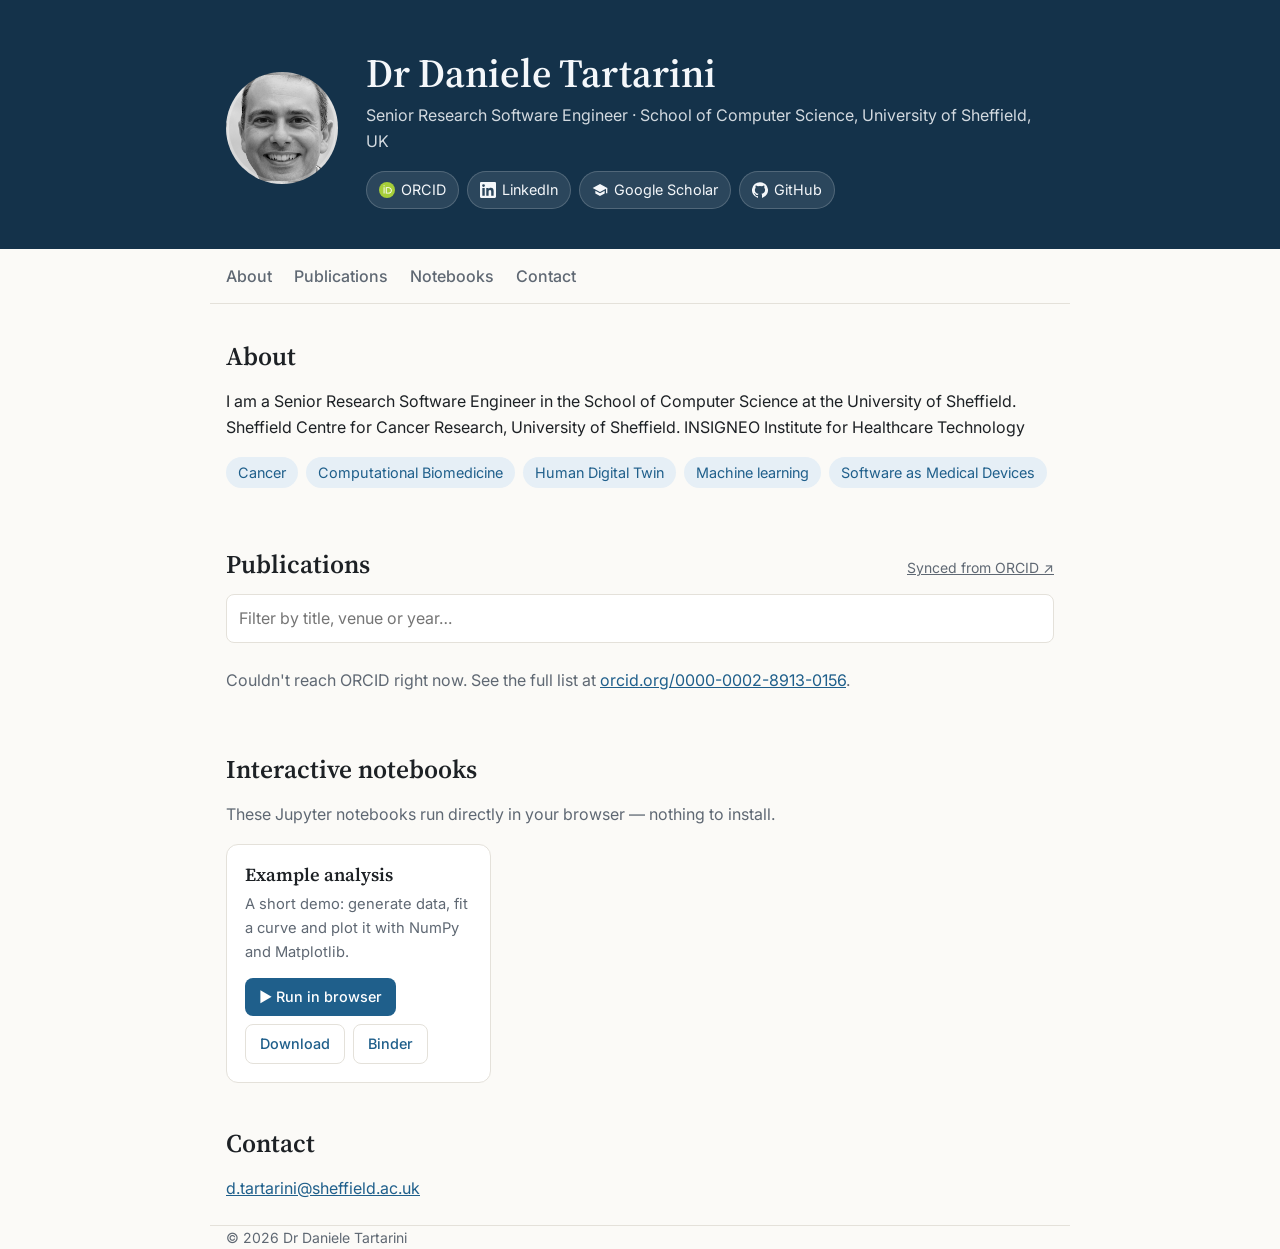
<file: index.html>
<!doctype html>
<html lang="en">
<head>
  <meta charset="utf-8">
  <meta name="viewport" content="width=device-width, initial-scale=1">
  <title>Academic Homepage</title>
  <meta name="description" content="Academic homepage: research, publications and interactive notebooks.">
  <link rel="preconnect" href="https://fonts.googleapis.com">
  <link href="https://fonts.googleapis.com/css2?family=Source+Serif+4:opsz,wght@8..60,400;8..60,600&family=Inter:wght@400;500;600&display=swap" rel="stylesheet">
  <link rel="stylesheet" href="assets/style.css">
</head>
<body>
  <header class="hero">
    <div class="wrap hero-inner">
      <div id="avatar" class="avatar" aria-hidden="true"></div>
      <div>
        <h1 id="name"></h1>
        <p class="role"><span id="title"></span> · <span id="affiliation"></span></p>
        <nav id="links" class="links" aria-label="Profiles"></nav>
      </div>
    </div>
  </header>

  <nav class="tabs wrap" aria-label="Sections">
    <a href="#about">About</a><a href="#publications">Publications</a><a href="#notebooks">Notebooks</a><a href="#contact">Contact</a>
  </nav>

  <main class="wrap">
    <section id="about">
      <h2>About</h2>
      <p id="bio"></p>
      <ul id="interests" class="chips"></ul>
    </section>

    <section id="publications">
      <div class="section-head">
        <h2>Publications</h2>
        <a id="orcid-src" class="muted small" target="_blank" rel="noopener"></a>
      </div>
      <div class="pub-tools">
        <input id="pub-filter" type="search" placeholder="Filter by title, venue or year…" aria-label="Filter publications">
      </div>
      <div id="pubs"><p class="muted">Loading publications from ORCID…</p></div>
    </section>

    <section id="notebooks">
      <h2>Interactive notebooks</h2>
      <p class="muted">These Jupyter notebooks run directly in your browser — nothing to install.</p>
      <div id="nb-list" class="cards"></div>
    </section>

    <section id="contact">
      <h2>Contact</h2>
      <p><a id="email"></a></p>
    </section>
  </main>

  <footer class="wrap muted small">© <span id="year"></span> <span id="foot-name"></span></footer>

  <script src="assets/config.js"></script>
  <script src="assets/site.js"></script>
</body>
</html>
</file>
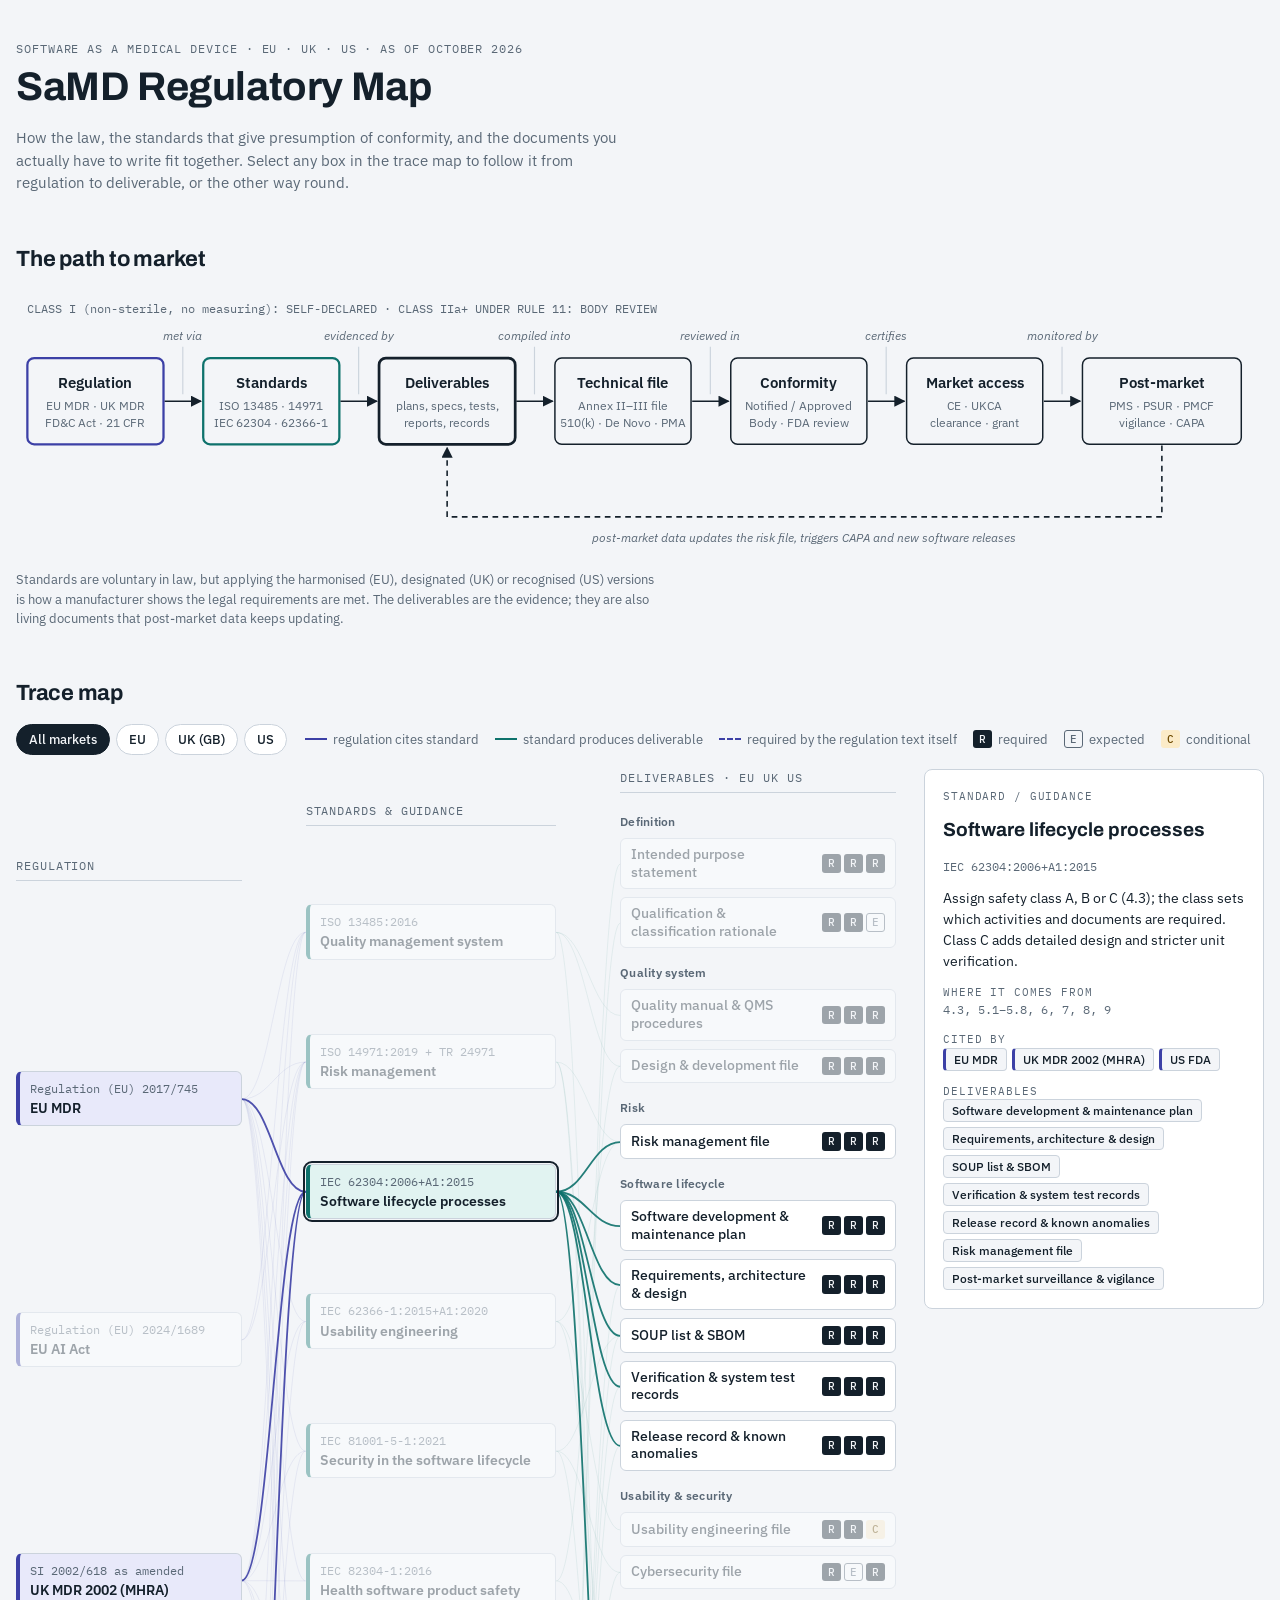
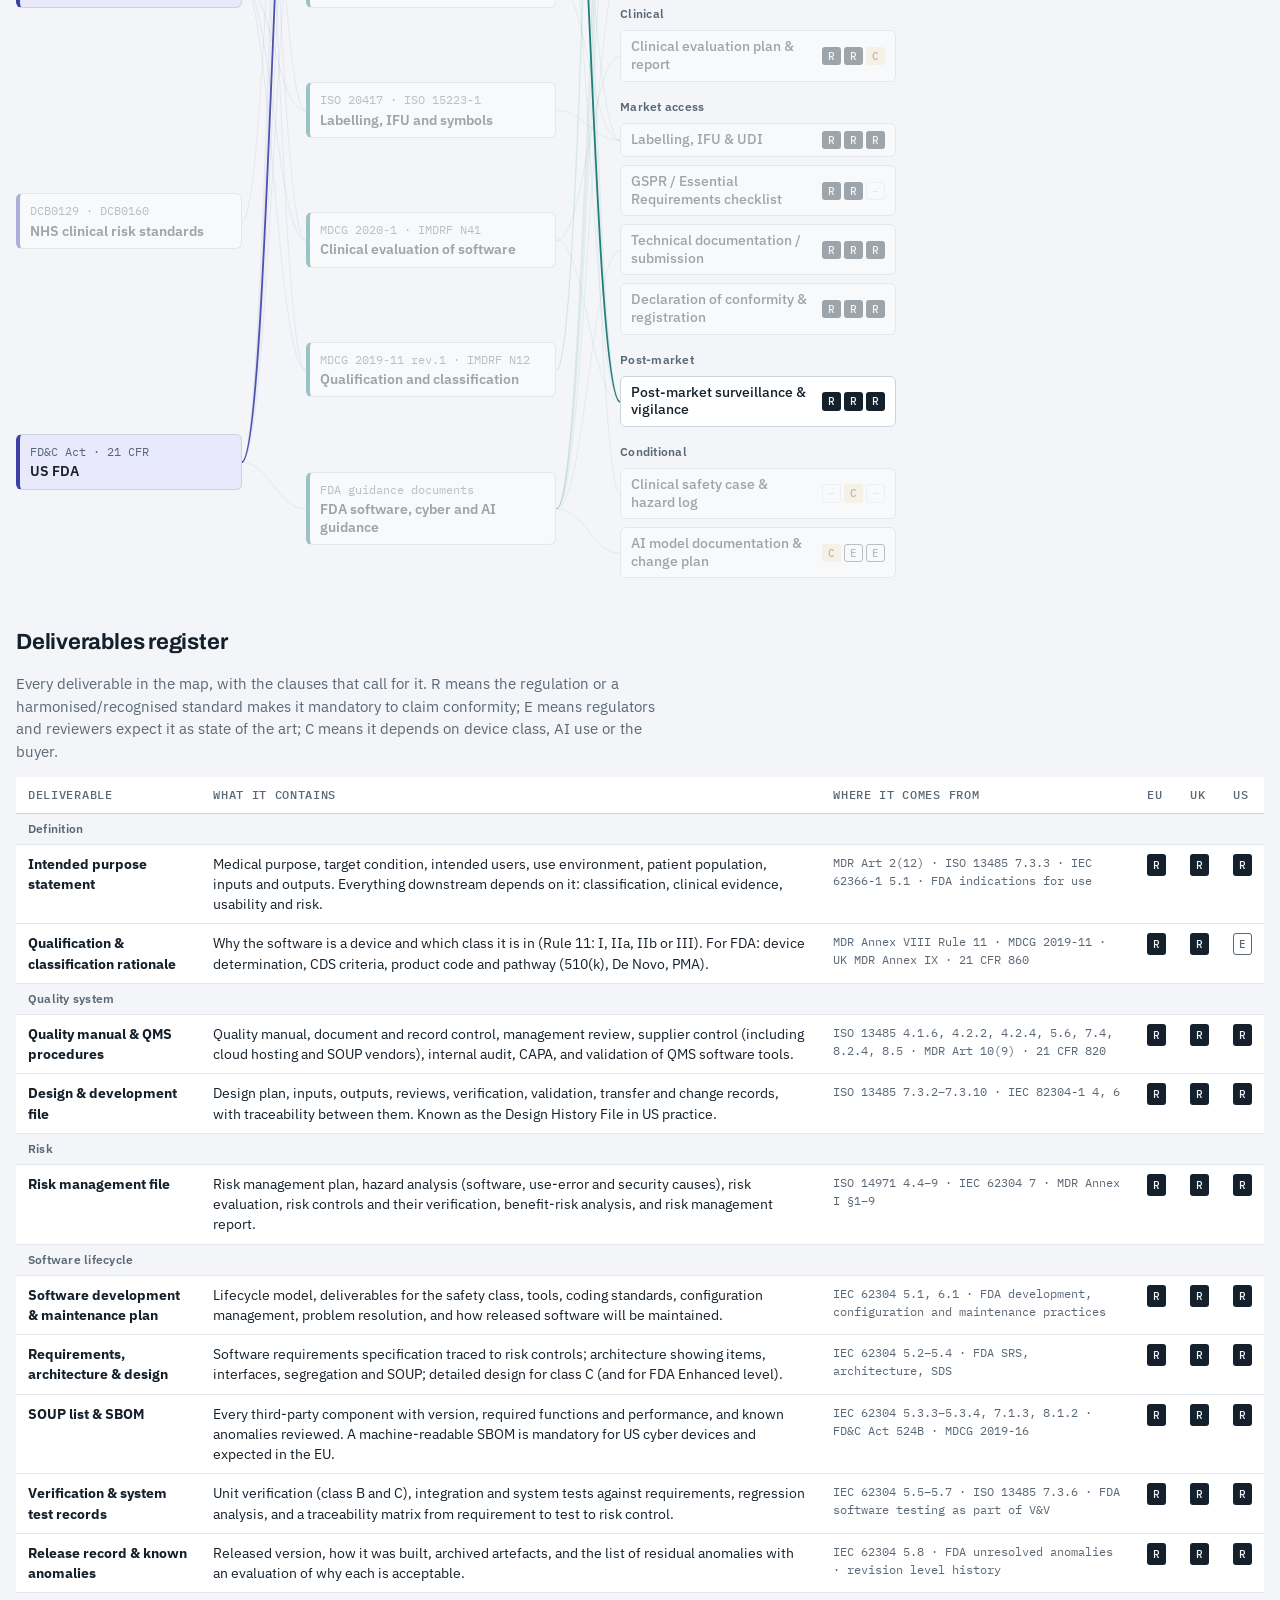
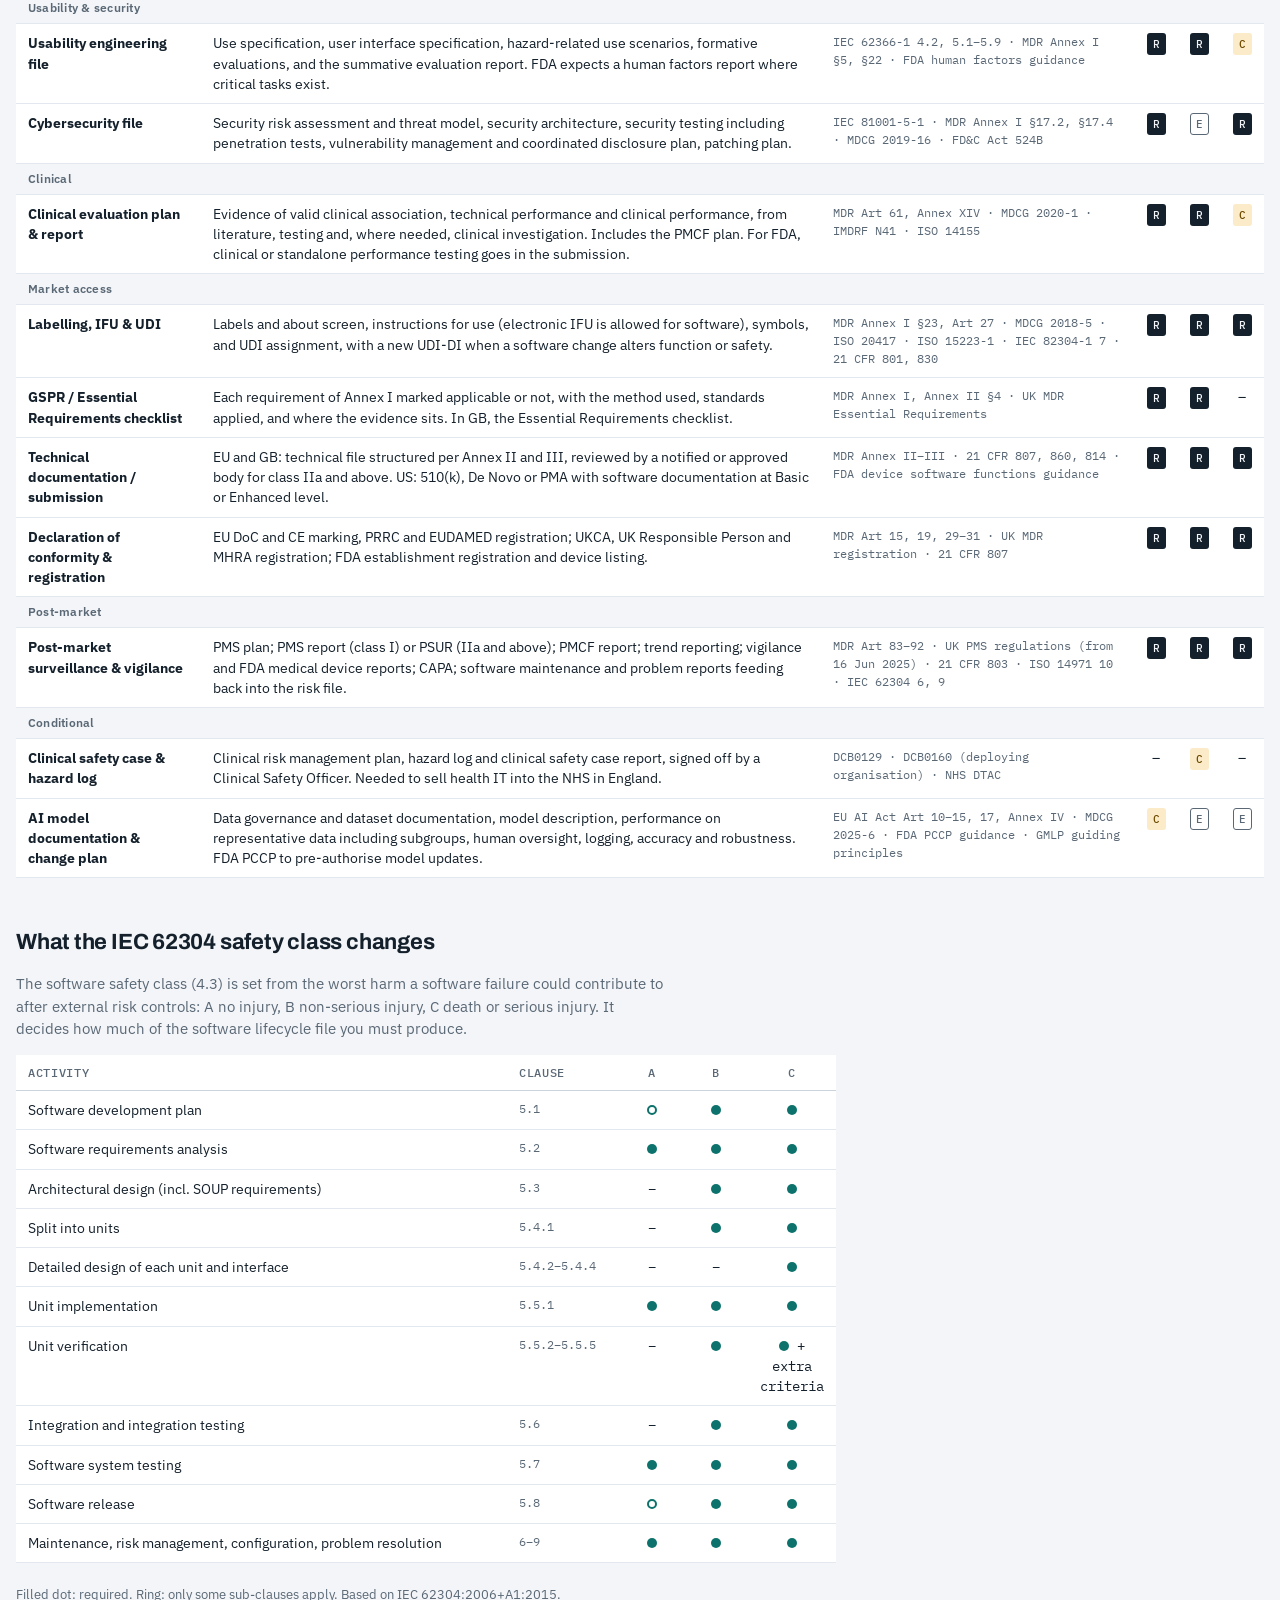
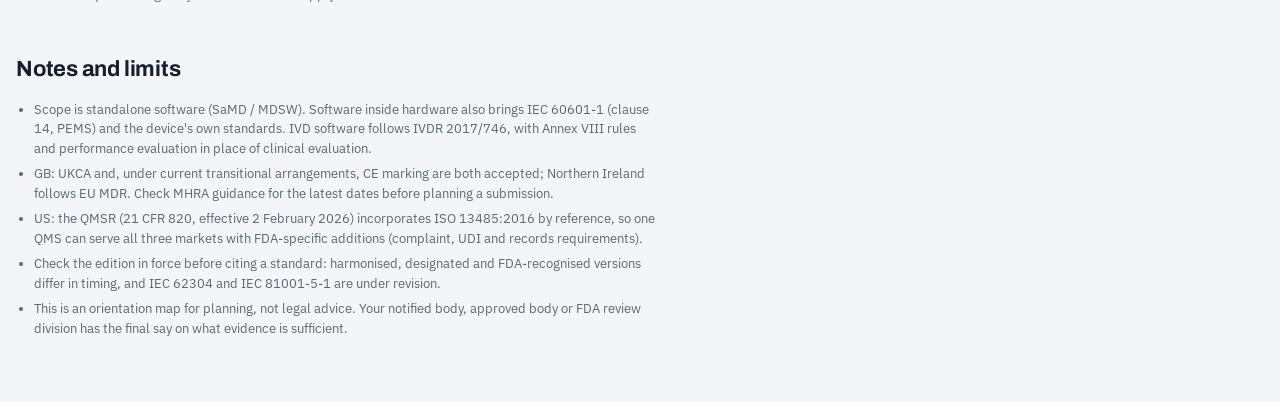
<file: assets/SaMD Regulatory Map.html>
<!doctype html><html><head><meta charset=utf8><meta name=viewport content="width=device-width,initial-scale=1,viewport-fit=cover"><style>:root{color-scheme:light;box-sizing:border-box;padding-top:env(safe-area-inset-top,0px);padding-bottom:env(safe-area-inset-bottom,0px)}html{scroll-padding-top:env(safe-area-inset-top,0px)}body{margin:0;padding:0;font:14px -apple-system,BlinkMacSystemFont,sans-serif;background:#fff;color:#000}img{max-width:100%}[hidden]:not([hidden=until-found i]){display:none!important}</style></head><body>
<title>SaMD Regulatory Map</title>
<meta name="claude:viewport-fit-sides" content="cover">
<link rel="preconnect" href="https://fonts.googleapis.com">
<link rel="preconnect" href="https://fonts.gstatic.com" crossorigin>
<link rel="stylesheet" href="https://fonts.googleapis.com/css2?family=Archivo:wght@500;700&family=IBM+Plex+Mono:wght@400;500&family=IBM+Plex+Sans:wght@400;500;600&display=swap">
<style>
/* Layout: lifecycle strip, then a three-column trace map (law → standard → evidence) with a detail panel, then the deliverables register. */
:root {
  --bg: #F3F5F8; --surface: #FFFFFF; --fg: #14202B; --muted: #5A6876; --line: #CBD3DC; --faint: #E3E8EE;
  --reg: #3C40A6; --reg-soft: #E8E9FA; --std: #0E726C; --std-soft: #E1F3F1;
  --cond-bg: #FBEBC8; --cond-fg: #6E4A00; --focus: #3C40A6;
  --f-display: "Archivo", "Helvetica Neue", Arial, sans-serif;
  --f-body: "IBM Plex Sans", "Segoe UI", system-ui, sans-serif;
  --f-mono: "IBM Plex Mono", ui-monospace, Menlo, Consolas, monospace;
}
@media (prefers-color-scheme: dark) { :root:not([data-theme="light"]) {
  --bg: #0E141A; --surface: #161F28; --fg: #E3E9EF; --muted: #98A6B4; --line: #2F3C49; --faint: #202B36;
  --reg: #A3A7FF; --reg-soft: #23264A; --std: #52C7BD; --std-soft: #12312F;
  --cond-bg: #4A3710; --cond-fg: #F3CF85; --focus: #A3A7FF; color-scheme: dark; } }
:root[data-theme="dark"] {
  --bg: #0E141A; --surface: #161F28; --fg: #E3E9EF; --muted: #98A6B4; --line: #2F3C49; --faint: #202B36;
  --reg: #A3A7FF; --reg-soft: #23264A; --std: #52C7BD; --std-soft: #12312F;
  --cond-bg: #4A3710; --cond-fg: #F3CF85; --focus: #A3A7FF; color-scheme: dark; }

* { box-sizing: border-box; }
body { background: var(--bg); color: var(--fg); font-family: var(--f-body); font-size: 15px; line-height: 1.5; }
.wrap { max-width: 1320px; margin: 0 auto; padding-block: 40px 64px;
  padding-left: max(16px, env(safe-area-inset-left, 0px)); padding-right: max(16px, env(safe-area-inset-right, 0px)); }
h1, h2 { font-family: var(--f-display); text-wrap: balance; margin: 0; letter-spacing: -0.01em; }
h1 { font-size: clamp(28px, 4vw, 40px); font-weight: 700; }
h2 { font-size: 22px; font-weight: 700; }
.lede { max-width: 68ch; color: var(--muted); margin: 10px 0 0; }
.eyebrow { font-family: var(--f-mono); font-size: 11.5px; letter-spacing: .08em; text-transform: uppercase; color: var(--muted); }
section { margin-top: 48px; display: grid; gap: 14px; }
section > p { margin: 0; max-width: 72ch; color: var(--muted); }
.scroll { overflow-x: auto; }
figure { margin: 0; }
figcaption { font-size: 13px; color: var(--muted); margin-top: 8px; max-width: 80ch; }
.strip svg { display: block; width: 100%; min-width: 820px; height: auto; color: var(--fg); }

/* Controls */
.toolbar { display: flex; flex-wrap: wrap; gap: 8px 18px; align-items: center; }
.filters { display: flex; gap: 6px; flex-wrap: wrap; }
.filters button { font: 500 13px var(--f-body); padding: 6px 12px; border-radius: 999px; border: 1px solid var(--line);
  background: var(--surface); color: var(--fg); cursor: pointer; }
.filters button[aria-pressed="true"] { background: var(--fg); color: var(--bg); border-color: var(--fg); }
.legend { display: flex; flex-wrap: wrap; gap: 6px 16px; font-size: 12.5px; color: var(--muted); align-items: center; }
.legend span { display: inline-flex; gap: 6px; align-items: center; }
.sw { width: 22px; height: 0; border-top: 2px solid; display: inline-block; }

/* Map */
.layout { display: grid; grid-template-columns: minmax(0, 1fr) 340px; gap: 28px; align-items: start; }
.map { position: relative; display: grid; grid-template-columns: minmax(0, .9fr) minmax(0, 1fr) minmax(0, 1.1fr); gap: 64px; }
.map svg.wires { position: absolute; inset: 0; pointer-events: none; z-index: 0; overflow: visible; }
.col { display: flex; flex-direction: column; gap: 8px; position: relative; z-index: 1; min-width: 0; }
.col.spread { justify-content: space-around; }
.colhead { font-family: var(--f-mono); font-size: 11.5px; letter-spacing: .08em; text-transform: uppercase; color: var(--muted);
  padding-bottom: 6px; border-bottom: 1px solid var(--line); margin-bottom: 4px; }
.grouphead { font-size: 11.5px; font-weight: 600; color: var(--muted); margin: 8px 0 0; letter-spacing: .02em; }
.grouphead:first-of-type { margin-top: 0; }
.node { text-align: left; width: 100%; font: inherit; color: var(--fg); background: var(--surface); cursor: pointer;
  border: 1px solid var(--line); border-radius: 6px; padding: 8px 10px; display: grid; gap: 2px;
  transition: opacity .15s, border-color .15s, background .15s; }
.node .code { font-family: var(--f-mono); font-size: 11.5px; color: var(--muted); }
.node .name { font-weight: 600; font-size: 14px; line-height: 1.3; }
.node.reg { border-left: 4px solid var(--reg); }
.node.std { border-left: 4px solid var(--std); }
.node.del { grid-template-columns: minmax(0, 1fr) auto; align-items: center; gap: 8px; padding: 7px 10px; }
.node.del .name { font-weight: 500; font-size: 13.5px; }
.node:hover { border-color: var(--muted); }
.node:focus-visible, .filters button:focus-visible, .chip:focus-visible { outline: 2px solid var(--focus); outline-offset: 2px; }
.map.has-sel .node:not(.on):not(.sel) { opacity: .38; }
.node.sel { outline: 2px solid var(--fg); outline-offset: 1px; }
.node.reg.on, .node.reg.sel { background: var(--reg-soft); }
.node.std.on, .node.std.sel { background: var(--std-soft); }
.node.na { opacity: .18 !important; }
.stats { display: inline-flex; gap: 3px; }
.st { font: 500 10.5px/1 var(--f-mono); padding: 3px 5px; border-radius: 3px; border: 1px solid transparent; white-space: nowrap; }
.st-R { background: var(--fg); color: var(--bg); }
.st-E { border-color: var(--muted); color: var(--muted); }
.st-C { background: var(--cond-bg); color: var(--cond-fg); }
.st-N { color: var(--line); border-color: var(--faint); }

/* Detail */
.detail { position: sticky; top: calc(env(safe-area-inset-top, 0px) + 16px); background: var(--surface); border: 1px solid var(--line);
  border-radius: 8px; padding: 18px; display: grid; gap: 12px; min-width: 0; }
.detail h3 { font-family: var(--f-display); font-size: 19px; margin: 0; text-wrap: balance; }
.detail p { margin: 0; font-size: 14px; }
.detail .src { font-family: var(--f-mono); font-size: 12px; color: var(--muted); line-height: 1.6; }
.detail dl { margin: 0; display: grid; grid-template-columns: auto 1fr; gap: 6px 10px; font-size: 13px; align-items: baseline; }
.detail dt { font-family: var(--f-mono); font-size: 11.5px; color: var(--muted); }
.detail dd { margin: 0; }
.chips { display: flex; flex-wrap: wrap; gap: 5px; }
.chip { font: 500 12px var(--f-body); padding: 3px 8px; border-radius: 4px; border: 1px solid var(--line); background: var(--bg); color: var(--fg); cursor: pointer; }
.chip.reg { border-left: 3px solid var(--reg); } .chip.std { border-left: 3px solid var(--std); }
.sublabel { font-family: var(--f-mono); font-size: 11px; letter-spacing: .08em; text-transform: uppercase; color: var(--muted); }

/* Tables */
table { border-collapse: collapse; width: 100%; font-size: 13.5px; background: var(--surface); }
th, td { text-align: left; vertical-align: top; padding: 9px 12px; border-bottom: 1px solid var(--faint); }
thead th { font-family: var(--f-mono); font-weight: 500; font-size: 11.5px; letter-spacing: .06em; text-transform: uppercase; color: var(--muted); border-bottom: 1px solid var(--line); background: var(--surface); }
tbody tr.grp td { font-weight: 600; font-size: 12px; color: var(--muted); background: var(--bg); padding-block: 6px; letter-spacing: .02em; }
td.mono { font-family: var(--f-mono); font-size: 12px; color: var(--muted); }
td.c { text-align: center; }
.reg-table { min-width: 960px; }
.cls-table { min-width: 560px; max-width: 820px; }
.cls-table td.c, .cls-table th.c { text-align: center; width: 64px; font-family: var(--f-mono); }
.dot { display: inline-block; width: 10px; height: 10px; border-radius: 50%; background: var(--std); }
.part { display: inline-block; width: 10px; height: 10px; border-radius: 50%; border: 2px solid var(--std); }
.notes { font-size: 13px; color: var(--muted); max-width: 80ch; display: grid; gap: 6px; margin: 0; padding-left: 18px; }

@media (max-width: 1100px) {
  .layout { grid-template-columns: minmax(0, 1fr); }
  .detail { position: static; }
}
@media (max-width: 760px) {
  .map { grid-template-columns: minmax(0, 1fr); gap: 28px; }
  .map svg.wires { display: none; }
  .col.spread { justify-content: flex-start; }
  .detail.inline { margin: 4px 0 8px; }
}
@media (prefers-reduced-motion: reduce) { .node { transition: none; } }
</style>

<div class="wrap">
  <header>
    <div class="eyebrow">Software as a Medical Device · EU · UK · US · as of October 2026</div>
    <h1>SaMD Regulatory Map</h1>
    <p class="lede">How the law, the standards that give presumption of conformity, and the documents you actually have to write fit together. Select any box in the trace map to follow it from regulation to deliverable, or the other way round.</p>
  </header>

  <section aria-labelledby="h-flow">
    <h2 id="h-flow">The path to market</h2>
    <figure class="strip">
      <div class="scroll">
      <svg viewBox="0 0 1100 240" role="img" aria-label="Regulations are met via standards, evidenced by deliverables, compiled into technical documentation, reviewed in conformity assessment, leading to market access; post-market surveillance feeds back into the deliverables.">
        <defs>
          <marker id="ah" viewBox="0 0 10 10" refX="9" refY="5" markerWidth="7" markerHeight="7" orient="auto-start-reverse">
            <path d="M0,0 L10,5 L0,10 z" fill="currentColor"/>
          </marker>
        </defs>
        <g font-family="IBM Plex Sans, Segoe UI, sans-serif" fill="currentColor">
          <!-- boxes: x = 10 + i*155, width 120 -->
          <g fill="none" stroke="currentColor" stroke-width="1.3">
            <rect x="10" y="60" width="120" height="76" rx="6" stroke="var(--reg)" stroke-width="2"/>
            <rect x="165" y="60" width="120" height="76" rx="6" stroke="var(--std)" stroke-width="2"/>
            <rect x="320" y="60" width="120" height="76" rx="6" stroke-width="2.4"/>
            <rect x="475" y="60" width="120" height="76" rx="6"/>
            <rect x="630" y="60" width="120" height="76" rx="6"/>
            <rect x="785" y="60" width="120" height="76" rx="6"/>
            <rect x="940" y="60" width="140" height="76" rx="6"/>
          </g>
          <g font-size="13.5" font-weight="600" text-anchor="middle">
            <text x="70" y="86">Regulation</text>
            <text x="225" y="86">Standards</text>
            <text x="380" y="86">Deliverables</text>
            <text x="535" y="86">Technical file</text>
            <text x="690" y="86">Conformity</text>
            <text x="845" y="86">Market access</text>
            <text x="1010" y="86">Post-market</text>
          </g>
          <g font-size="11" text-anchor="middle" fill="var(--muted)">
            <text x="70" y="106">EU MDR · UK MDR</text><text x="70" y="121">FD&amp;C Act · 21 CFR</text>
            <text x="225" y="106">ISO 13485 · 14971</text><text x="225" y="121">IEC 62304 · 62366-1</text>
            <text x="380" y="106">plans, specs, tests,</text><text x="380" y="121">reports, records</text>
            <text x="535" y="106">Annex II–III file</text><text x="535" y="121">510(k) · De Novo · PMA</text>
            <text x="690" y="106">Notified / Approved</text><text x="690" y="121">Body · FDA review</text>
            <text x="845" y="106">CE · UKCA</text><text x="845" y="121">clearance · grant</text>
            <text x="1010" y="106">PMS · PSUR · PMCF</text><text x="1010" y="121">vigilance · CAPA</text>
          </g>
          <g stroke="currentColor" stroke-width="1.4" fill="none" marker-end="url(#ah)">
            <line x1="131" y1="98" x2="163" y2="98"/>
            <line x1="286" y1="98" x2="318" y2="98"/>
            <line x1="441" y1="98" x2="473" y2="98"/>
            <line x1="596" y1="98" x2="628" y2="98"/>
            <line x1="751" y1="98" x2="783" y2="98"/>
            <line x1="906" y1="98" x2="938" y2="98"/>
            <path d="M1010,137 V200 H380 V139" stroke-dasharray="5 4"/>
          </g>
          <g font-size="11" text-anchor="middle" fill="var(--muted)" font-style="italic">
            <text x="147" y="44">met via</text>
            <text x="302" y="44">evidenced by</text>
            <text x="457" y="44">compiled into</text>
            <text x="612" y="44">reviewed in</text>
            <text x="767" y="44">certifies</text>
            <text x="922" y="44">monitored by</text>
            <text x="695" y="222">post-market data updates the risk file, triggers CAPA and new software releases</text>
          </g>
          <g stroke="var(--line)" stroke-width="1">
            <line x1="147" y1="50" x2="147" y2="92"/><line x1="302" y1="50" x2="302" y2="92"/><line x1="457" y1="50" x2="457" y2="92"/>
            <line x1="612" y1="50" x2="612" y2="92"/><line x1="767" y1="50" x2="767" y2="92"/><line x1="922" y1="50" x2="922" y2="92"/>
          </g>
          <text x="10" y="20" font-size="11" fill="var(--muted)" font-family="IBM Plex Mono, monospace">CLASS I (non-sterile, no measuring): SELF-DECLARED · CLASS IIa+ UNDER RULE 11: BODY REVIEW</text>
        </g>
      </svg>
      </div>
      <figcaption>Standards are voluntary in law, but applying the harmonised (EU), designated (UK) or recognised (US) versions is how a manufacturer shows the legal requirements are met. The deliverables are the evidence; they are also living documents that post-market data keeps updating.</figcaption>
    </figure>
  </section>

  <section aria-labelledby="h-map">
    <h2 id="h-map">Trace map</h2>
    <div class="toolbar">
      <div class="filters" role="group" aria-label="Jurisdiction">
        <button type="button" data-j="all" aria-pressed="true">All markets</button>
        <button type="button" data-j="EU" aria-pressed="false">EU</button>
        <button type="button" data-j="UK" aria-pressed="false">UK (GB)</button>
        <button type="button" data-j="US" aria-pressed="false">US</button>
      </div>
      <div class="legend">
        <span><i class="sw" style="border-color:var(--reg)"></i>regulation cites standard</span>
        <span><i class="sw" style="border-color:var(--std)"></i>standard produces deliverable</span>
        <span><i class="sw" style="border-color:var(--reg);border-top-style:dashed"></i>required by the regulation text itself</span>
        <span><b class="st st-R">R</b> required</span>
        <span><b class="st st-E">E</b> expected</span>
        <span><b class="st st-C">C</b> conditional</span>
      </div>
    </div>
    <div class="layout">
      <div class="map" id="map">
        <svg class="wires" id="wires" aria-hidden="true"></svg>
        <div class="col spread" id="col-reg"><div class="colhead">Regulation</div></div>
        <div class="col spread" id="col-std"><div class="colhead">Standards &amp; guidance</div></div>
        <div class="col" id="col-del"><div class="colhead">Deliverables · EU UK US</div></div>
      </div>
      <aside class="detail" id="detail" aria-live="polite"></aside>
    </div>
  </section>

  <section aria-labelledby="h-reg">
    <h2 id="h-reg">Deliverables register</h2>
    <p>Every deliverable in the map, with the clauses that call for it. R means the regulation or a harmonised/recognised standard makes it mandatory to claim conformity; E means regulators and reviewers expect it as state of the art; C means it depends on device class, AI use or the buyer.</p>
    <div class="scroll"><table class="reg-table" id="regtable"></table></div>
  </section>

  <section aria-labelledby="h-cls">
    <h2 id="h-cls">What the IEC 62304 safety class changes</h2>
    <p>The software safety class (4.3) is set from the worst harm a software failure could contribute to after external risk controls: A no injury, B non-serious injury, C death or serious injury. It decides how much of the software lifecycle file you must produce.</p>
    <div class="scroll"><table class="cls-table">
      <thead><tr><th>Activity</th><th>Clause</th><th class="c">A</th><th class="c">B</th><th class="c">C</th></tr></thead>
      <tbody>
        <tr><td>Software development plan</td><td class="mono">5.1</td><td class="c"><i class="part" title="Partly"></i></td><td class="c"><i class="dot" title="Required"></i></td><td class="c"><i class="dot"></i></td></tr>
        <tr><td>Software requirements analysis</td><td class="mono">5.2</td><td class="c"><i class="dot"></i></td><td class="c"><i class="dot"></i></td><td class="c"><i class="dot"></i></td></tr>
        <tr><td>Architectural design (incl. SOUP requirements)</td><td class="mono">5.3</td><td class="c">–</td><td class="c"><i class="dot"></i></td><td class="c"><i class="dot"></i></td></tr>
        <tr><td>Split into units</td><td class="mono">5.4.1</td><td class="c">–</td><td class="c"><i class="dot"></i></td><td class="c"><i class="dot"></i></td></tr>
        <tr><td>Detailed design of each unit and interface</td><td class="mono">5.4.2–5.4.4</td><td class="c">–</td><td class="c">–</td><td class="c"><i class="dot"></i></td></tr>
        <tr><td>Unit implementation</td><td class="mono">5.5.1</td><td class="c"><i class="dot"></i></td><td class="c"><i class="dot"></i></td><td class="c"><i class="dot"></i></td></tr>
        <tr><td>Unit verification</td><td class="mono">5.5.2–5.5.5</td><td class="c">–</td><td class="c"><i class="dot"></i></td><td class="c"><i class="dot"></i> + extra criteria</td></tr>
        <tr><td>Integration and integration testing</td><td class="mono">5.6</td><td class="c">–</td><td class="c"><i class="dot"></i></td><td class="c"><i class="dot"></i></td></tr>
        <tr><td>Software system testing</td><td class="mono">5.7</td><td class="c"><i class="dot"></i></td><td class="c"><i class="dot"></i></td><td class="c"><i class="dot"></i></td></tr>
        <tr><td>Software release</td><td class="mono">5.8</td><td class="c"><i class="part"></i></td><td class="c"><i class="dot"></i></td><td class="c"><i class="dot"></i></td></tr>
        <tr><td>Maintenance, risk management, configuration, problem resolution</td><td class="mono">6–9</td><td class="c"><i class="dot"></i></td><td class="c"><i class="dot"></i></td><td class="c"><i class="dot"></i></td></tr>
      </tbody>
    </table></div>
    <figcaption>Filled dot: required. Ring: only some sub-clauses apply. Based on IEC 62304:2006+A1:2015.</figcaption>
  </section>

  <section aria-labelledby="h-notes">
    <h2 id="h-notes">Notes and limits</h2>
    <ul class="notes">
      <li>Scope is standalone software (SaMD / MDSW). Software inside hardware also brings IEC 60601-1 (clause 14, PEMS) and the device's own standards. IVD software follows IVDR 2017/746, with Annex VIII rules and performance evaluation in place of clinical evaluation.</li>
      <li>GB: UKCA and, under current transitional arrangements, CE marking are both accepted; Northern Ireland follows EU MDR. Check MHRA guidance for the latest dates before planning a submission.</li>
      <li>US: the QMSR (21 CFR 820, effective 2 February 2026) incorporates ISO 13485:2016 by reference, so one QMS can serve all three markets with FDA-specific additions (complaint, UDI and records requirements).</li>
      <li>Check the edition in force before citing a standard: harmonised, designated and FDA-recognised versions differ in timing, and IEC 62304 and IEC 81001-5-1 are under revision.</li>
      <li>This is an orientation map for planning, not legal advice. Your notified body, approved body or FDA review division has the final say on what evidence is sufficient.</li>
    </ul>
  </section>
</div>

<script>
const REGS = [
  { id: 'eu-mdr', code: 'Regulation (EU) 2017/745', name: 'EU MDR', juris: ['EU'],
    desc: 'Software with a medical purpose is a device (Art 2(1)). Annex VIII Rule 11 puts most decision-support software in class IIa or higher, which brings in a notified body. Harmonised standards give presumption of conformity with the GSPRs (Art 8).',
    src: 'Art 2, 8, 10, 15, 19, 27, 52, 61, 83–92 · Annex I §17 · Annex II, III, VIII, XIV',
    stds: ['s13485','s14971','s62304','s62366','s81001','s82304','s20417','sclin','sqc'],
    dels: ['ip','qc','gspr','td','doc','cer','lab','pms'] },
  { id: 'eu-ai', code: 'Regulation (EU) 2024/1689', name: 'EU AI Act', sub: 'if the software uses machine learning', juris: ['EU'],
    desc: 'AI that is, or is a safety component of, an MDR device needing notified-body assessment is high-risk (Art 6(1)). Those obligations apply from 2 August 2027 and are assessed inside the MDR conformity assessment, so the documentation joins the MDR technical file.',
    src: 'Art 6, 9–15, 17 · Annex IV · MDCG 2025-6',
    stds: ['s13485','s14971'], dels: ['ai','td'] },
  { id: 'uk-mdr', code: 'SI 2002/618 as amended', name: 'UK MDR 2002 (MHRA)', juris: ['UK'],
    desc: 'Great Britain’s device law, based on the former EU directives with UK amendments. Strengthened post-market surveillance requirements apply from 16 June 2025. Manufacturers outside the UK need a UK Responsible Person; every device is registered with the MHRA.',
    src: 'Part II (general devices) · Essential Requirements · PMS regulations 2024',
    stds: ['s13485','s14971','s62304','s62366','s81001','s82304','s20417','sclin','sqc'],
    dels: ['ip','qc','gspr','td','doc','cer','lab','pms'] },
  { id: 'nhs', code: 'DCB0129 · DCB0160', name: 'NHS clinical risk standards', sub: 'England, any health IT', juris: ['UK'],
    desc: 'Mandatory under the Health and Social Care Act 2012 for manufacturers (DCB0129) and deploying NHS organisations (DCB0160) of health IT, whether or not it is a medical device. Needs a named Clinical Safety Officer. Checked as part of the NHS DTAC.',
    src: 'DCB0129 (manufacturer) · DCB0160 (deployment) · DTAC',
    stds: ['s14971'], dels: ['csc'] },
  { id: 'us-fda', code: 'FD&C Act · 21 CFR', name: 'US FDA', juris: ['US'],
    desc: 'Device software functions reach market via 510(k), De Novo or PMA. The QMSR (Part 820) incorporates ISO 13485 since 2 Feb 2026. Section 524B makes cybersecurity content, including an SBOM, mandatory for cyber devices. Recognised consensus standards can be cited in a Declaration of Conformity.',
    src: '21 CFR 801, 803, 807, 814, 820, 830, 860 · FD&C Act 524B',
    stds: ['s13485','s14971','s62304','s62366','s81001','sfda'],
    dels: ['td','doc','lab','pms'] },
];

const STDS = [
  { id: 's13485', code: 'ISO 13485:2016', name: 'Quality management system', juris: ['EU','UK','US'],
    desc: 'The QMS everything else sits inside. Design and development controls (7.3) carry the software lifecycle; 4.1.6 requires validating the software tools the QMS itself relies on.',
    src: '4.1.6, 4.2, 5.6, 7.3, 7.4, 8.2, 8.5', dels: ['qms','dhf','pms'] },
  { id: 's14971', code: 'ISO 14971:2019 + TR 24971', name: 'Risk management', juris: ['EU','UK','US'],
    desc: 'One risk process for the whole lifecycle, including production and post-production information (clause 10). Software, use-error and security causes of hazards feed into it from IEC 62304, 62366-1 and 81001-5-1. DCB0129 follows the same logic.',
    src: '4.4–4.5, 5–10', dels: ['rmf','pms','csc'] },
  { id: 's62304', code: 'IEC 62304:2006+A1:2015', name: 'Software lifecycle processes', juris: ['EU','UK','US'],
    desc: 'Assign safety class A, B or C (4.3); the class sets which activities and documents are required. Class C adds detailed design and stricter unit verification.',
    src: '4.3, 5.1–5.8, 6, 7, 8, 9', dels: ['sdp','srs','soup','vv','rel','rmf','pms'] },
  { id: 's62366', code: 'IEC 62366-1:2015+A1:2020', name: 'Usability engineering', juris: ['EU','UK','US'],
    desc: 'Finds the use errors that could cause harm and shows, through summative evaluation with representative users, that the user interface controls them. FDA applies its own human factors guidance alongside.',
    src: '4.2, 5.1–5.9 · IEC TR 62366-2', dels: ['uef','lab','rmf'] },
  { id: 's81001', code: 'IEC 81001-5-1:2021', name: 'Security in the software lifecycle', juris: ['EU','UK','US'],
    desc: 'Adds secure-development activities on top of IEC 62304: threat modelling, secure coding, security testing, vulnerability handling and patching. EU guidance in MDCG 2019-16.',
    src: 'Clauses 4–9 · MDCG 2019-16 · AAMI TIR57', dels: ['sec','soup','pms'] },
  { id: 's82304', code: 'IEC 82304-1:2016', name: 'Health software product safety', juris: ['EU','UK'],
    desc: 'For standalone software as a whole product: product requirements, product validation and accompanying documents. Calls up IEC 62304 for the lifecycle itself.',
    src: '4 requirements · 6 validation · 7 accompanying documents', dels: ['dhf','lab'] },
  { id: 's20417', code: 'ISO 20417 · ISO 15223-1', name: 'Labelling, IFU and symbols', juris: ['EU','UK','US'],
    desc: 'What information the manufacturer must supply and the symbols used on labels and screens, including electronic IFU for software.',
    src: 'ISO 20417:2021 · ISO 15223-1:2021 · Reg (EU) 2021/2226', dels: ['lab'] },
  { id: 'sclin', code: 'MDCG 2020-1 · IMDRF N41', name: 'Clinical evaluation of software', juris: ['EU','UK'],
    desc: 'Three pillars of evidence for MDSW: valid clinical association (scientific validity), technical or analytical performance, and clinical performance. Clinical investigations follow ISO 14155.',
    src: 'MDCG 2020-1 · IMDRF/SaMD WG/N41 · ISO 14155:2020', dels: ['cer','pms'] },
  { id: 'sqc', code: 'MDCG 2019-11 rev.1 · IMDRF N12', name: 'Qualification and classification', juris: ['EU','UK'],
    desc: 'Decision steps for whether software is a device at all, and how Rule 11 sets its class from the significance of the information and the state of the healthcare situation.',
    src: 'MDCG 2019-11 rev.1 (2025) · IMDRF/SaMD WG/N12', dels: ['ip','qc'] },
  { id: 'sfda', code: 'FDA guidance documents', name: 'FDA software, cyber and AI guidance', juris: ['US'],
    desc: 'Content of Premarket Submissions for Device Software Functions (2023) sets Basic or Enhanced documentation level. Cybersecurity in Medical Devices covers 524B content. PCCP guidance lets AI models change after clearance within an agreed plan. CDS guidance sets the device boundary.',
    src: 'Device Software Functions (2023) · Cybersecurity (2023, rev. 2025) · PCCP for AI-enabled DSF (2024) · CDS (2022)',
    dels: ['td','srs','soup','vv','sec','rel','ai'] },
];

const GROUPS = ['Definition','Quality system','Risk','Software lifecycle','Usability & security','Clinical','Market access','Post-market','Conditional'];
const DELS = [
  { id: 'ip', g: 0, name: 'Intended purpose statement', st: {EU:'R',UK:'R',US:'R'},
    desc: 'Medical purpose, target condition, intended users, use environment, patient population, inputs and outputs. Everything downstream depends on it: classification, clinical evidence, usability and risk.',
    src: 'MDR Art 2(12) · ISO 13485 7.3.3 · IEC 62366-1 5.1 · FDA indications for use' },
  { id: 'qc', g: 0, name: 'Qualification & classification rationale', st: {EU:'R',UK:'R',US:'E'},
    desc: 'Why the software is a device and which class it is in (Rule 11: I, IIa, IIb or III). For FDA: device determination, CDS criteria, product code and pathway (510(k), De Novo, PMA).',
    src: 'MDR Annex VIII Rule 11 · MDCG 2019-11 · UK MDR Annex IX · 21 CFR 860' },
  { id: 'qms', g: 1, name: 'Quality manual & QMS procedures', st: {EU:'R',UK:'R',US:'R'},
    desc: 'Quality manual, document and record control, management review, supplier control (including cloud hosting and SOUP vendors), internal audit, CAPA, and validation of QMS software tools.',
    src: 'ISO 13485 4.1.6, 4.2.2, 4.2.4, 5.6, 7.4, 8.2.4, 8.5 · MDR Art 10(9) · 21 CFR 820' },
  { id: 'dhf', g: 1, name: 'Design & development file', st: {EU:'R',UK:'R',US:'R'},
    desc: 'Design plan, inputs, outputs, reviews, verification, validation, transfer and change records, with traceability between them. Known as the Design History File in US practice.',
    src: 'ISO 13485 7.3.2–7.3.10 · IEC 82304-1 4, 6' },
  { id: 'rmf', g: 2, name: 'Risk management file', st: {EU:'R',UK:'R',US:'R'},
    desc: 'Risk management plan, hazard analysis (software, use-error and security causes), risk evaluation, risk controls and their verification, benefit-risk analysis, and risk management report.',
    src: 'ISO 14971 4.4–9 · IEC 62304 7 · MDR Annex I §1–9' },
  { id: 'sdp', g: 3, name: 'Software development & maintenance plan', st: {EU:'R',UK:'R',US:'R'},
    desc: 'Lifecycle model, deliverables for the safety class, tools, coding standards, configuration management, problem resolution, and how released software will be maintained.',
    src: 'IEC 62304 5.1, 6.1 · FDA development, configuration and maintenance practices' },
  { id: 'srs', g: 3, name: 'Requirements, architecture & design', st: {EU:'R',UK:'R',US:'R'},
    desc: 'Software requirements specification traced to risk controls; architecture showing items, interfaces, segregation and SOUP; detailed design for class C (and for FDA Enhanced level).',
    src: 'IEC 62304 5.2–5.4 · FDA SRS, architecture, SDS' },
  { id: 'soup', g: 3, name: 'SOUP list & SBOM', st: {EU:'R',UK:'R',US:'R'},
    desc: 'Every third-party component with version, required functions and performance, and known anomalies reviewed. A machine-readable SBOM is mandatory for US cyber devices and expected in the EU.',
    src: 'IEC 62304 5.3.3–5.3.4, 7.1.3, 8.1.2 · FD&C Act 524B · MDCG 2019-16' },
  { id: 'vv', g: 3, name: 'Verification & system test records', st: {EU:'R',UK:'R',US:'R'},
    desc: 'Unit verification (class B and C), integration and system tests against requirements, regression analysis, and a traceability matrix from requirement to test to risk control.',
    src: 'IEC 62304 5.5–5.7 · ISO 13485 7.3.6 · FDA software testing as part of V&V' },
  { id: 'rel', g: 3, name: 'Release record & known anomalies', st: {EU:'R',UK:'R',US:'R'},
    desc: 'Released version, how it was built, archived artefacts, and the list of residual anomalies with an evaluation of why each is acceptable.',
    src: 'IEC 62304 5.8 · FDA unresolved anomalies · revision level history' },
  { id: 'uef', g: 4, name: 'Usability engineering file', st: {EU:'R',UK:'R',US:'C'},
    desc: 'Use specification, user interface specification, hazard-related use scenarios, formative evaluations, and the summative evaluation report. FDA expects a human factors report where critical tasks exist.',
    src: 'IEC 62366-1 4.2, 5.1–5.9 · MDR Annex I §5, §22 · FDA human factors guidance' },
  { id: 'sec', g: 4, name: 'Cybersecurity file', st: {EU:'R',UK:'E',US:'R'},
    desc: 'Security risk assessment and threat model, security architecture, security testing including penetration tests, vulnerability management and coordinated disclosure plan, patching plan.',
    src: 'IEC 81001-5-1 · MDR Annex I §17.2, §17.4 · MDCG 2019-16 · FD&C Act 524B' },
  { id: 'cer', g: 5, name: 'Clinical evaluation plan & report', st: {EU:'R',UK:'R',US:'C'},
    desc: 'Evidence of valid clinical association, technical performance and clinical performance, from literature, testing and, where needed, clinical investigation. Includes the PMCF plan. For FDA, clinical or standalone performance testing goes in the submission.',
    src: 'MDR Art 61, Annex XIV · MDCG 2020-1 · IMDRF N41 · ISO 14155' },
  { id: 'lab', g: 6, name: 'Labelling, IFU & UDI', st: {EU:'R',UK:'R',US:'R'},
    desc: 'Labels and about screen, instructions for use (electronic IFU is allowed for software), symbols, and UDI assignment, with a new UDI-DI when a software change alters function or safety.',
    src: 'MDR Annex I §23, Art 27 · MDCG 2018-5 · ISO 20417 · ISO 15223-1 · IEC 82304-1 7 · 21 CFR 801, 830' },
  { id: 'gspr', g: 6, name: 'GSPR / Essential Requirements checklist', st: {EU:'R',UK:'R',US:null},
    desc: 'Each requirement of Annex I marked applicable or not, with the method used, standards applied, and where the evidence sits. In GB, the Essential Requirements checklist.',
    src: 'MDR Annex I, Annex II §4 · UK MDR Essential Requirements' },
  { id: 'td', g: 6, name: 'Technical documentation / submission', st: {EU:'R',UK:'R',US:'R'},
    desc: 'EU and GB: technical file structured per Annex II and III, reviewed by a notified or approved body for class IIa and above. US: 510(k), De Novo or PMA with software documentation at Basic or Enhanced level.',
    src: 'MDR Annex II–III · 21 CFR 807, 860, 814 · FDA device software functions guidance' },
  { id: 'doc', g: 6, name: 'Declaration of conformity & registration', st: {EU:'R',UK:'R',US:'R'},
    desc: 'EU DoC and CE marking, PRRC and EUDAMED registration; UKCA, UK Responsible Person and MHRA registration; FDA establishment registration and device listing.',
    src: 'MDR Art 15, 19, 29–31 · UK MDR registration · 21 CFR 807' },
  { id: 'pms', g: 7, name: 'Post-market surveillance & vigilance', st: {EU:'R',UK:'R',US:'R'},
    desc: 'PMS plan; PMS report (class I) or PSUR (IIa and above); PMCF report; trend reporting; vigilance and FDA medical device reports; CAPA; software maintenance and problem reports feeding back into the risk file.',
    src: 'MDR Art 83–92 · UK PMS regulations (from 16 Jun 2025) · 21 CFR 803 · ISO 14971 10 · IEC 62304 6, 9' },
  { id: 'csc', g: 8, name: 'Clinical safety case & hazard log', st: {EU:null,UK:'C',US:null},
    desc: 'Clinical risk management plan, hazard log and clinical safety case report, signed off by a Clinical Safety Officer. Needed to sell health IT into the NHS in England.',
    src: 'DCB0129 · DCB0160 (deploying organisation) · NHS DTAC' },
  { id: 'ai', g: 8, name: 'AI model documentation & change plan', st: {EU:'C',UK:'E',US:'E'},
    desc: 'Data governance and dataset documentation, model description, performance on representative data including subgroups, human oversight, logging, accuracy and robustness. FDA PCCP to pre-authorise model updates.',
    src: 'EU AI Act Art 10–15, 17, Annex IV · MDCG 2025-6 · FDA PCCP guidance · GMLP guiding principles' },
];

const ALL = {};
REGS.forEach(n => { n.kind = 'reg'; ALL[n.id] = n; });
STDS.forEach(n => { n.kind = 'std'; ALL[n.id] = n; });
DELS.forEach(n => { n.kind = 'del'; n.juris = Object.keys(n.st).filter(k => n.st[k]); ALL[n.id] = n; });
const STLABEL = { R: 'Required', E: 'Expected', C: 'Conditional' };
const esc = s => String(s).replace(/&/g,'&amp;').replace(/</g,'&lt;');

let state = { sel: 's62304', j: 'all' };
try { const v = localStorage.getItem('samd-j'); if (v) state.j = v; } catch (e) {}

function statChips(n) {
  return '<span class="stats">' + ['EU','UK','US'].map(k => {
    const s = n.st[k];
    return `<b class="st st-${s || 'N'}" title="${k}: ${s ? STLABEL[s] : 'not applicable'}">${s || '–'}</b>`;
  }).join('') + '</span>';
}

function nodeBtn(n) {
  if (n.kind === 'del') return `<button type="button" class="node del" data-id="${n.id}"><span class="name">${esc(n.name)}</span>${statChips(n)}</button>`;
  return `<button type="button" class="node ${n.kind}" data-id="${n.id}"><span class="code">${esc(n.code)}</span><span class="name">${esc(n.name)}</span></button>`;
}

const colReg = document.getElementById('col-reg'), colStd = document.getElementById('col-std'), colDel = document.getElementById('col-del');
colReg.insertAdjacentHTML('beforeend', REGS.map(nodeBtn).join(''));
colStd.insertAdjacentHTML('beforeend', STDS.map(nodeBtn).join(''));
colDel.insertAdjacentHTML('beforeend', GROUPS.map((g, i) =>
  `<div class="grouphead">${g}</div>` + DELS.filter(d => d.g === i).map(nodeBtn).join('')).join(''));

// Edges
const EDGES = [];
REGS.forEach(r => { r.stds.forEach(s => EDGES.push({a: r.id, b: s, t: 'rs'})); r.dels.forEach(d => EDGES.push({a: r.id, b: d, t: 'rd'})); });
STDS.forEach(s => s.dels.forEach(d => EDGES.push({a: s.id, b: d, t: 'sd'})));

const overlaps = (a, b) => a.juris.some(j => b.juris.includes(j));
const applies = n => state.j === 'all' || n.juris.includes(state.j);

function related(id) {
  const n = ALL[id], on = new Set([id]), edges = new Set();
  const key = e => e.a + '>' + e.b;
  if (n.kind === 'reg') {
    n.stds.forEach(s => { on.add(s); edges.add(n.id + '>' + s);
      ALL[s].dels.forEach(d => { if (overlaps(ALL[d], n)) { on.add(d); edges.add(s + '>' + d); } }); });
    n.dels.forEach(d => { on.add(d); edges.add(n.id + '>' + d); });
  } else if (n.kind === 'std') {
    REGS.forEach(r => { if (r.stds.includes(id)) { on.add(r.id); edges.add(r.id + '>' + id); } });
    n.dels.forEach(d => { on.add(d); edges.add(id + '>' + d); });
  } else {
    STDS.forEach(s => { if (s.dels.includes(id)) { on.add(s.id); edges.add(s.id + '>' + id);
      REGS.forEach(r => { if (r.stds.includes(s.id) && overlaps(r, n)) { on.add(r.id); edges.add(r.id + '>' + s.id); } }); } });
    REGS.forEach(r => { if (r.dels.includes(id)) { on.add(r.id); edges.add(r.id + '>' + id); } });
  }
  return { on, edges };
}

const map = document.getElementById('map'), wires = document.getElementById('wires'), detail = document.getElementById('detail');
const NS = 'http://www.w3.org/2000/svg';
const narrow = window.matchMedia('(max-width: 760px)');

function draw() {
  wires.innerHTML = '';
  if (narrow.matches) return;
  const c = map.getBoundingClientRect();
  wires.setAttribute('width', c.width); wires.setAttribute('height', c.height);
  const rel = state.sel ? related(state.sel) : null;
  const pos = {};
  map.querySelectorAll('.node').forEach(el => { const r = el.getBoundingClientRect();
    pos[el.dataset.id] = { l: r.left - c.left, r: r.right - c.left, y: r.top - c.top + r.height / 2 }; });
  const layers = [[], []];
  EDGES.forEach(e => {
    const A = ALL[e.a], B = ALL[e.b];
    if (!applies(A) || !applies(B)) return;
    const hot = rel && rel.edges.has(e.a + '>' + e.b);
    if (e.t === 'rd' && !hot) return;
    const p = pos[e.a], q = pos[e.b]; if (!p || !q) return;
    const x1 = p.r, x2 = q.l, dx = Math.max(24, (x2 - x1) * 0.45);
    const path = document.createElementNS(NS, 'path');
    path.setAttribute('d', `M${x1},${p.y} C${x1 + dx},${p.y} ${x2 - dx},${q.y} ${x2},${q.y}`);
    path.setAttribute('fill', 'none');
    path.setAttribute('stroke', e.t === 'sd' ? 'var(--std)' : 'var(--reg)');
    path.setAttribute('stroke-width', hot ? 1.8 : 1);
    path.setAttribute('stroke-opacity', hot ? 0.9 : (rel ? 0.08 : 0.22));
    if (e.t === 'rd') path.setAttribute('stroke-dasharray', '5 4');
    layers[hot ? 1 : 0].push(path);
  });
  layers.flat().forEach(p => wires.appendChild(p));
}

function linkChips(ids) {
  return '<div class="chips">' + ids.map(i => `<button type="button" class="chip ${ALL[i].kind}" data-go="${i}">${esc(ALL[i].kind === 'del' ? ALL[i].name : (ALL[i].kind === 'std' ? ALL[i].code : ALL[i].name))}</button>`).join('') + '</div>';
}

function renderDetail() {
  const n = ALL[state.sel];
  if (!n) { detail.innerHTML = '<span class="sublabel">Nothing selected</span><p>Select any regulation, standard or deliverable to trace its links.</p>'; return; }
  const { on } = related(n.id);
  const pick = k => [...on].filter(i => i !== n.id && ALL[i].kind === k && applies(ALL[i]));
  const kindLabel = { reg: 'Regulation', std: 'Standard / guidance', del: 'Deliverable' }[n.kind];
  let h = `<span class="sublabel">${kindLabel}</span><h3>${esc(n.name)}</h3>`;
  if (n.code) h += `<div class="src">${esc(n.code)}${n.sub ? ' · ' + esc(n.sub) : ''}</div>`;
  h += `<p>${esc(n.desc)}</p>`;
  if (n.kind === 'del') h += '<dl>' + ['EU','UK','US'].map(k => `<dt>${k}</dt><dd>${n.st[k] ? `<b class="st st-${n.st[k]}">${n.st[k]}</b> ${STLABEL[n.st[k]]}` : '<span style="color:var(--muted)">Not applicable</span>'}</dd>`).join('') + '</dl>';
  h += `<div><div class="sublabel">Where it comes from</div><div class="src">${esc(n.src)}</div></div>`;
  const regs = pick('reg'), stds = pick('std'), dels = pick('del');
  if (regs.length) h += `<div><div class="sublabel">${n.kind === 'del' ? 'Required by' : 'Cited by'}</div>${linkChips(regs)}</div>`;
  if (stds.length) h += `<div><div class="sublabel">${n.kind === 'reg' ? 'Standards it relies on' : 'Produced under'}</div>${linkChips(stds)}</div>`;
  if (dels.length) h += `<div><div class="sublabel">Deliverables</div>${linkChips(dels)}</div>`;
  detail.innerHTML = h;
}

function placeDetail() {
  const aside = document.querySelector('.layout');
  if (narrow.matches && state.sel) {
    const el = map.querySelector(`.node[data-id="${state.sel}"]`);
    if (el && el.nextElementSibling !== detail) el.after(detail);
    detail.classList.add('inline');
  } else if (detail.parentElement !== aside) { aside.appendChild(detail); detail.classList.remove('inline'); }
}

function update() {
  const rel = state.sel ? related(state.sel) : null;
  map.classList.toggle('has-sel', !!rel);
  map.querySelectorAll('.node').forEach(el => {
    const id = el.dataset.id;
    el.classList.toggle('sel', id === state.sel);
    el.classList.toggle('on', !!rel && rel.on.has(id) && id !== state.sel);
    el.classList.toggle('na', !applies(ALL[id]));
    el.setAttribute('aria-pressed', id === state.sel ? 'true' : 'false');
  });
  document.querySelectorAll('.filters button').forEach(b => b.setAttribute('aria-pressed', b.dataset.j === state.j ? 'true' : 'false'));
  placeDetail(); renderDetail(); draw(); renderTable();
}

function select(id) { state.sel = state.sel === id ? null : id; update(); }

map.addEventListener('click', e => { const b = e.target.closest('.node'); if (b) select(b.dataset.id); });
detail.addEventListener('click', e => {
  const b = e.target.closest('[data-go]'); if (!b) return;
  state.sel = b.dataset.go; update();
  const el = map.querySelector(`.node[data-id="${state.sel}"]`);
  if (el) { el.focus({ preventScroll: true }); el.scrollIntoView({ block: 'nearest', behavior: 'smooth' }); }
});
document.querySelector('.filters').addEventListener('click', e => {
  const b = e.target.closest('button'); if (!b) return;
  state.j = b.dataset.j; try { localStorage.setItem('samd-j', state.j); } catch (err) {}
  update();
});

function renderTable() {
  const cols = state.j === 'all' ? ['EU','UK','US'] : [state.j];
  let h = `<thead><tr><th>Deliverable</th><th>What it contains</th><th>Where it comes from</th>${cols.map(c => `<th class="c">${c}</th>`).join('')}</tr></thead><tbody>`;
  GROUPS.forEach((g, i) => {
    const rows = DELS.filter(d => d.g === i && applies(d)); if (!rows.length) return;
    h += `<tr class="grp"><td colspan="${3 + cols.length}">${g}</td></tr>`;
    rows.forEach(d => { h += `<tr><td><strong>${esc(d.name)}</strong></td><td>${esc(d.desc)}</td><td class="mono">${esc(d.src)}</td>` +
      cols.map(c => `<td class="c">${d.st[c] ? `<b class="st st-${d.st[c]}" title="${STLABEL[d.st[c]]}">${d.st[c]}</b>` : '–'}</td>`).join('') + '</tr>'; });
  });
  document.getElementById('regtable').innerHTML = h + '</tbody>';
}

update();
new ResizeObserver(() => draw()).observe(map);
narrow.addEventListener('change', update);
if (document.fonts && document.fonts.ready) document.fonts.ready.then(draw);
</script>

</body></html>
</file>
<file: assets/style.css>
:root {
  --bg: #fbfaf7; --surface: #ffffff; --text: #1d2125; --muted: #5f6873;
  --line: #e4e1da; --accent: #1f5f8b; --accent-soft: #e6eff6;
  --orcid: #a6ce39; --hero: #14324a; --hero-text: #f4f7fa;
}
@media (prefers-color-scheme: dark) {
  :root:not([data-theme="light"]) {
    --bg: #12161a; --surface: #1a2026; --text: #e7eaee; --muted: #9aa5b1;
    --line: #2a323b; --accent: #7cb7e3; --accent-soft: #1d2d3b; --hero: #0d2233; --hero-text: #eef3f7;
  }
}
:root[data-theme="dark"] {
  --bg: #12161a; --surface: #1a2026; --text: #e7eaee; --muted: #9aa5b1;
  --line: #2a323b; --accent: #7cb7e3; --accent-soft: #1d2d3b; --hero: #0d2233; --hero-text: #eef3f7;
}
* { box-sizing: border-box; }
html { scroll-behavior: smooth; }
body { margin: 0; background: var(--bg); color: var(--text);
  font: 16px/1.65 Inter, system-ui, sans-serif; }
h1, h2, h3 { font-family: "Source Serif 4", Georgia, serif; font-weight: 600; line-height: 1.25; }
a { color: var(--accent); }
.wrap { max-width: 860px; margin: 0 auto; padding: 0 16px; }
.muted { color: var(--muted); } .small { font-size: .875rem; }

.hero { background: var(--hero); color: var(--hero-text); padding: 48px 0 40px; }
.hero-inner { display: flex; gap: 28px; align-items: center; flex-wrap: wrap; }
.hero-inner > div:last-child { flex: 1 1 320px; }
.hero h1 { margin: 0; font-size: clamp(1.8rem, 5vw, 2.5rem); }
.role { margin: 4px 0 16px; opacity: .85; }
.avatar { width: 112px; height: 112px; border-radius: 50%; flex: none;
  background: #2b5677 center/cover; display: grid; place-items: center;
  font: 600 2.2rem "Source Serif 4", serif; color: #fff; border: 3px solid rgba(255,255,255,.25); }
.links { display: flex; flex-wrap: wrap; gap: 8px; }
.links a { display: inline-flex; align-items: center; gap: 6px; padding: 6px 12px; border-radius: 999px;
  background: rgba(255,255,255,.1); color: var(--hero-text); text-decoration: none; font-size: .9rem;
  border: 1px solid rgba(255,255,255,.18); }
.links a:hover { background: rgba(255,255,255,.2); }
.links svg { width: 16px; height: 16px; }

.tabs { display: flex; gap: 22px; padding-top: 14px; padding-bottom: 14px; border-bottom: 1px solid var(--line);
  overflow-x: auto; position: sticky; top: 0; background: var(--bg); z-index: 2; }
.tabs a { text-decoration: none; color: var(--muted); font-weight: 500; white-space: nowrap; }
.tabs a:hover { color: var(--accent); }

section { padding: 36px 0 8px; scroll-margin-top: 56px; }
section h2 { font-size: 1.6rem; margin: 0 0 14px; }
.section-head { display: flex; justify-content: space-between; align-items: baseline; gap: 12px; flex-wrap: wrap; }
.chips { list-style: none; padding: 0; display: flex; flex-wrap: wrap; gap: 8px; }
.chips li { background: var(--accent-soft); color: var(--accent); padding: 4px 12px; border-radius: 999px; font-size: .9rem; }

.pub-tools input { width: 100%; padding: 10px 12px; border: 1px solid var(--line); border-radius: 8px;
  background: var(--surface); color: var(--text); font: inherit; margin-bottom: 8px; }
.year { font: 600 1.1rem "Source Serif 4", serif; color: var(--muted); margin: 22px 0 6px; }
.pub { padding: 12px 0; border-bottom: 1px solid var(--line); }
.pub-title { font-weight: 600; }
.pub-meta { color: var(--muted); font-size: .9rem; }
.pub-links a { font-size: .85rem; margin-right: 12px; }

.cards { display: grid; grid-template-columns: repeat(auto-fill, minmax(240px, 1fr)); gap: 16px; }
.card { background: var(--surface); border: 1px solid var(--line); border-radius: 12px; padding: 18px; display: flex; flex-direction: column; }
.card h3 { margin: 0 0 6px; font-size: 1.15rem; }
.card p { margin: 0 0 14px; color: var(--muted); font-size: .92rem; flex: 1; }
.btns { display: flex; gap: 8px; flex-wrap: wrap; }
.btn { padding: 7px 14px; border-radius: 8px; text-decoration: none; font-size: .9rem; font-weight: 500;
  background: var(--accent); color: #fff; }
:root[data-theme="dark"] .btn { color: #0d1b26; }
@media (prefers-color-scheme: dark) { :root:not([data-theme="light"]) .btn { color: #0d1b26; } }
.btn.ghost { background: transparent; color: var(--accent); border: 1px solid var(--line); }
footer { padding: 40px 16px; border-top: 1px solid var(--line); margin-top: 40px; }
</file>
